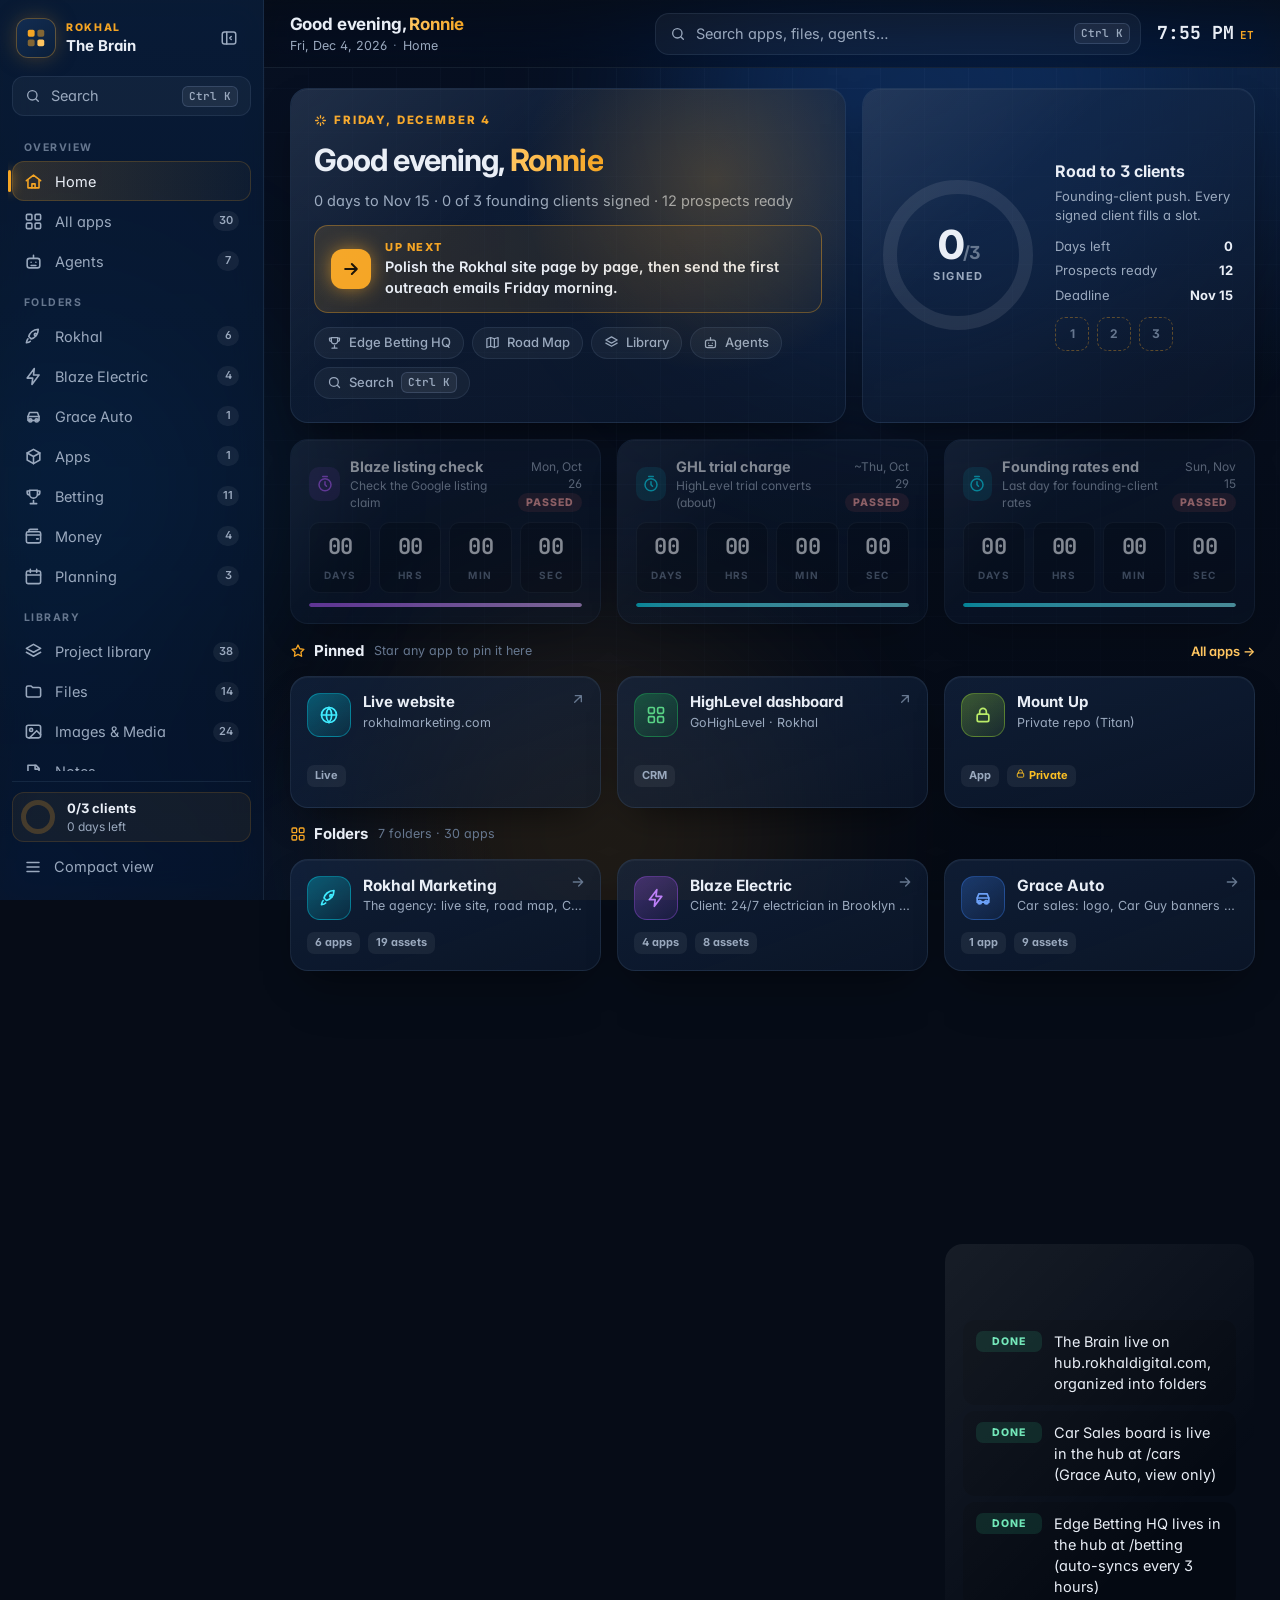
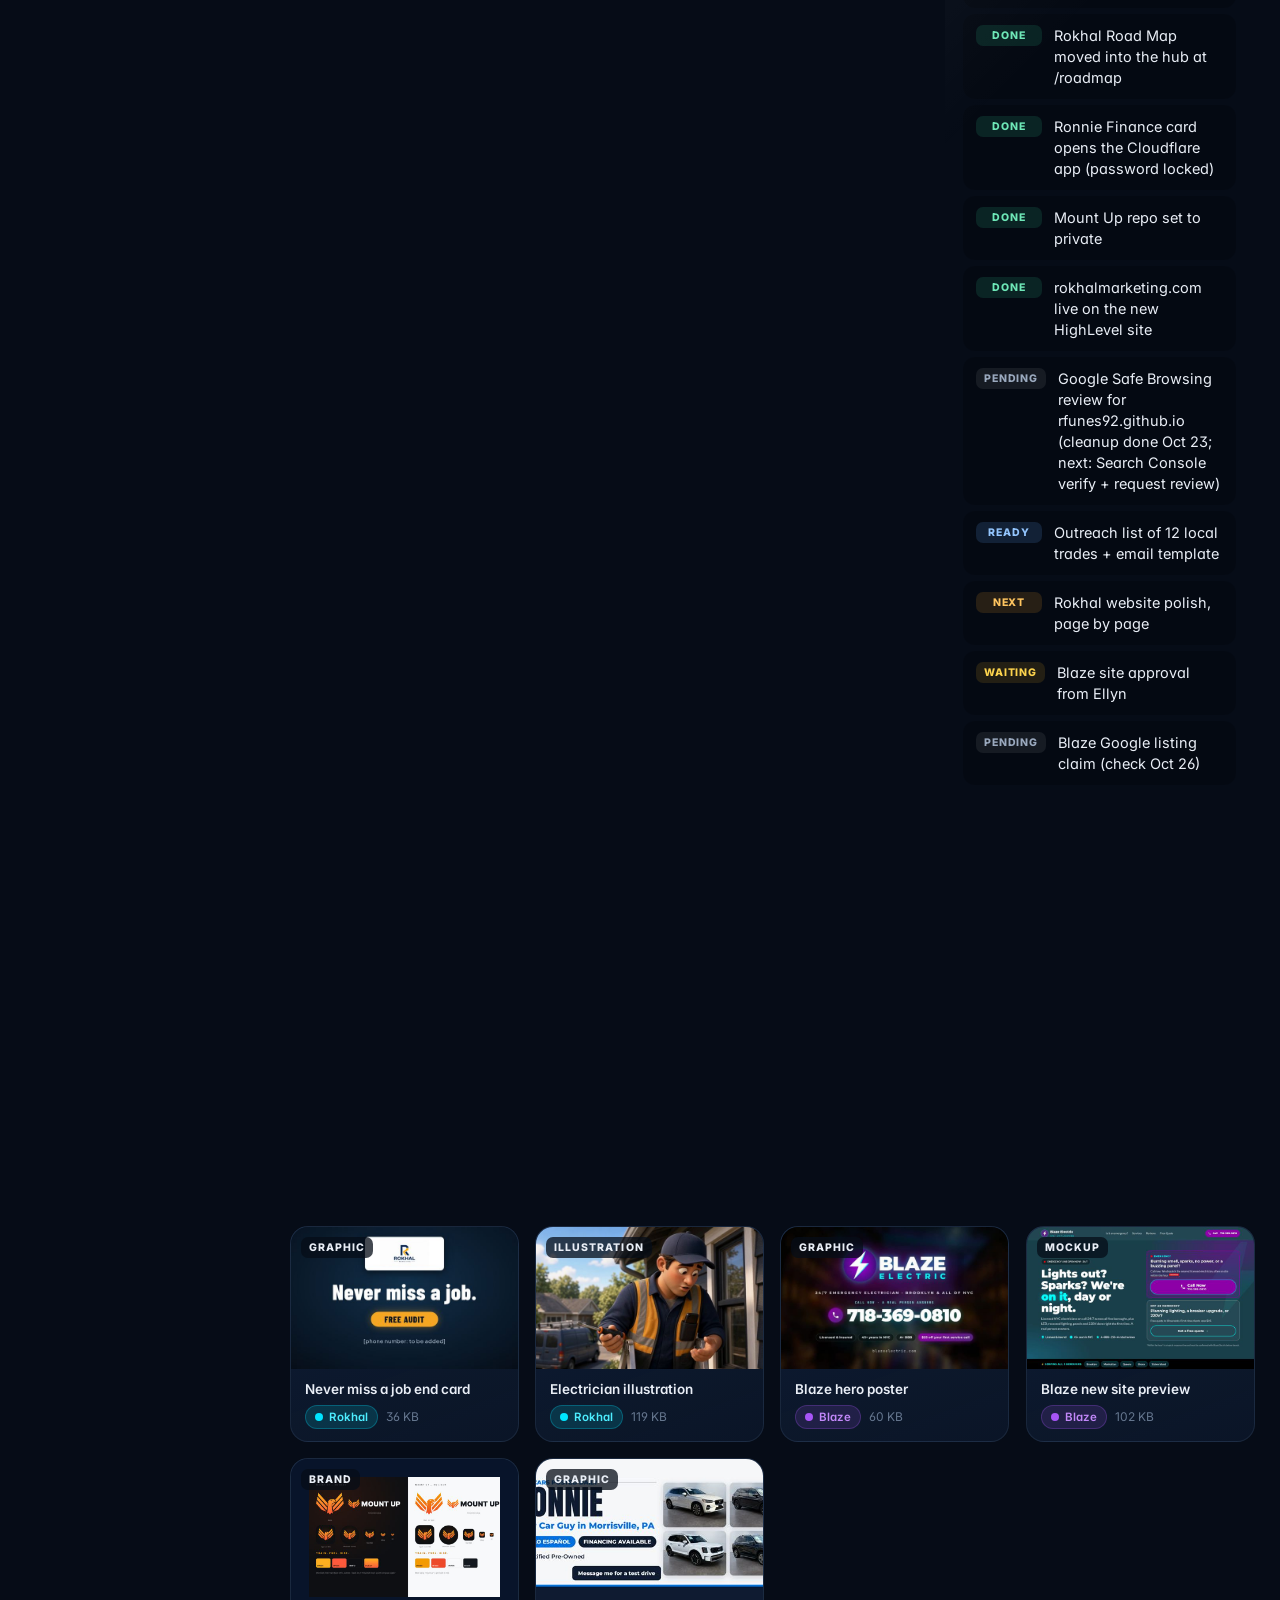
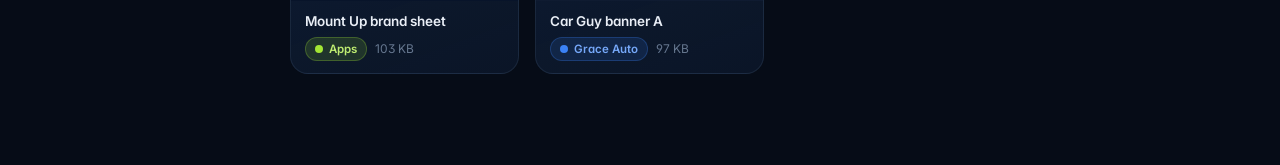
<file: index.html>
<!doctype html>
<html lang="en">
<head>
<meta charset="utf-8">
<meta name="robots" content="noindex,nofollow">
<meta name="viewport" content="width=device-width, initial-scale=1, viewport-fit=cover">
<title>The Brain · Ronnie</title>
<meta name="description" content="The Brain: Ronnie's home for every app, site, file and image for Rokhal Marketing and clients.">
<meta name="theme-color" content="#060c17">
<meta name="color-scheme" content="dark">
<meta name="apple-mobile-web-app-capable" content="yes">
<meta name="mobile-web-app-capable" content="yes">
<meta name="apple-mobile-web-app-status-bar-style" content="black-translucent">
<meta name="apple-mobile-web-app-title" content="The Brain">
<link rel="manifest" href="manifest.json">
<link rel="icon" type="image/svg+xml" href="icon.svg">
<link rel="apple-touch-icon" href="icon.svg">
<link rel="preconnect" href="https://fonts.googleapis.com">
<link rel="preconnect" href="https://fonts.gstatic.com" crossorigin>
<link href="https://fonts.googleapis.com/css2?family=Inter:wght@400;500;600;700;800&family=JetBrains+Mono:wght@500;700&display=swap" rel="stylesheet">
<link rel="stylesheet" href="styles.css?v=1792878230">
</head>
<body>
<a class="skip" href="#content">Skip to content</a>
<div class="bg" aria-hidden="true"><i class="orb o1"></i><i class="orb o2"></i><i class="orb o3"></i><i class="gridfx"></i></div>
<div class="app">
  <aside class="side" id="side" aria-label="Sidebar">
    <div class="brand">
      <div class="logo" aria-hidden="true"><svg width="22" height="22" viewBox="0 0 64 64"><rect x="8" y="8" width="20" height="20" rx="5" fill="#F5A524"/><rect x="36" y="8" width="20" height="20" rx="5" fill="#F5A524" opacity=".5"/><rect x="8" y="36" width="20" height="20" rx="5" fill="#F5A524" opacity=".5"/><rect x="36" y="36" width="20" height="20" rx="5" fill="#FFC560"/></svg></div>
      <div class="txt"><div class="bs">Rokhal</div><div class="bt">The Brain</div></div>
      <button class="iconbtn collapse" data-act="collapse" aria-label="Collapse sidebar" aria-expanded="true" title="Collapse sidebar ( [ )"><svg width="18" height="18" viewBox="0 0 24 24" fill="none" stroke="currentColor" stroke-width="2" stroke-linecap="round" stroke-linejoin="round"><rect x="3" y="4" width="18" height="16" rx="3"/><path d="M9 4v16"/><path class="chv" d="m15 10-2 2 2 2"/></svg></button>
    </div>
    <button class="kbtn" data-act="palette" title="Search everything"><svg width="16" height="16" viewBox="0 0 24 24" fill="none" stroke="currentColor" stroke-width="2" stroke-linecap="round"><circle cx="11" cy="11" r="7"/><path d="m20 20-3.5-3.5"/></svg><span class="lbl">Search</span><kbd id="kk1">Ctrl K</kbd></button>
    <nav class="nav" id="nav" aria-label="Views"></nav>
    <div class="side-foot">
      <div class="mini-ring" id="miniRing" title="Road to 3 clients"></div>
      <button data-act="density" aria-pressed="false" title="Toggle density"><svg width="18" height="18" viewBox="0 0 24 24" fill="none" stroke="currentColor" stroke-width="2" stroke-linecap="round"><path d="M4 6h16M4 12h16M4 18h16"/></svg><span class="lbl" id="densLbl">Compact view</span></button>
    </div>
  </aside>
  <div class="scrim" data-act="drawer-close" aria-hidden="true"></div>
  <div class="main">
    <header class="topbar">
      <button class="iconbtn menu" data-act="drawer" aria-label="Open menu"><svg width="20" height="20" viewBox="0 0 24 24" fill="none" stroke="currentColor" stroke-width="2" stroke-linecap="round"><path d="M4 7h16M4 12h16M4 17h10"/></svg></button>
      <div class="greet"><div class="g1" id="greet">Hello, Ronnie</div><div class="g2"><span id="date"></span><span class="sep">·</span><span id="crumb">Home</span></div></div>
      <button class="topsearch" data-act="palette" aria-label="Search apps, files and agents"><svg width="16" height="16" viewBox="0 0 24 24" fill="none" stroke="currentColor" stroke-width="2" stroke-linecap="round"><circle cx="11" cy="11" r="7"/><path d="m20 20-3.5-3.5"/></svg><span class="ph">Search apps, files, agents…</span><kbd id="kk2">Ctrl K</kbd></button>
      <div class="clock"><span class="t" id="time">--:--</span><span class="z">ET</span></div>
    </header>
    <main class="content" id="content" tabindex="-1"></main>
  </div>
</div>
<nav class="tabbar" id="tabbar" aria-label="Quick tabs"></nav>

<div class="lb" id="lb" role="dialog" aria-modal="true" aria-label="Image preview">
  <div class="lb-top"><div><div class="t" id="lbT"></div><div class="s" id="lbS"></div></div><span class="sp"></span>
    <a class="btn" id="lbOpen" target="_blank" rel="noopener">Open</a>
    <a class="btn primary" id="lbDl" download>Download</a>
    <button class="btn" data-act="lb-close" aria-label="Close">✕</button>
  </div>
  <div class="lb-stage" id="lbStage"><img id="lbImg" alt="" decoding="async"></div>
  <button class="lb-nav lb-prev" data-act="lb-prev" aria-label="Previous">‹</button>
  <button class="lb-nav lb-next" data-act="lb-next" aria-label="Next">›</button>
</div>

<div class="pal" id="pal" data-act="pal-bg">
  <div class="pal-box" role="dialog" aria-modal="true" aria-label="Command palette">
    <div class="pal-in"><svg width="18" height="18" viewBox="0 0 24 24" fill="none" stroke="currentColor" stroke-width="2" stroke-linecap="round"><circle cx="11" cy="11" r="7"/><path d="m20 20-3.5-3.5"/></svg><input id="palQ" placeholder="Jump to an app, file, agent or view…" autocomplete="off" spellcheck="false" aria-label="Search" role="combobox" aria-expanded="true" aria-controls="palList"><kbd>Esc</kbd></div>
    <div class="pal-scopes" id="palScopes"></div>
    <div class="pal-list" id="palList" role="listbox"></div>
    <div class="pal-foot"><span><kbd>↑</kbd><kbd>↓</kbd> move</span><span><kbd>↵</kbd> open</span><span><kbd>Tab</kbd> scope</span><span class="sp"></span><span id="palCount"></span></div>
  </div>
</div>
<div class="toast" id="toast" role="status" aria-live="polite"></div>

<script src="data.js?v=1792878230"></script>
<script src="app.js?v=1792878230"></script>
</body>
</html>
</file>
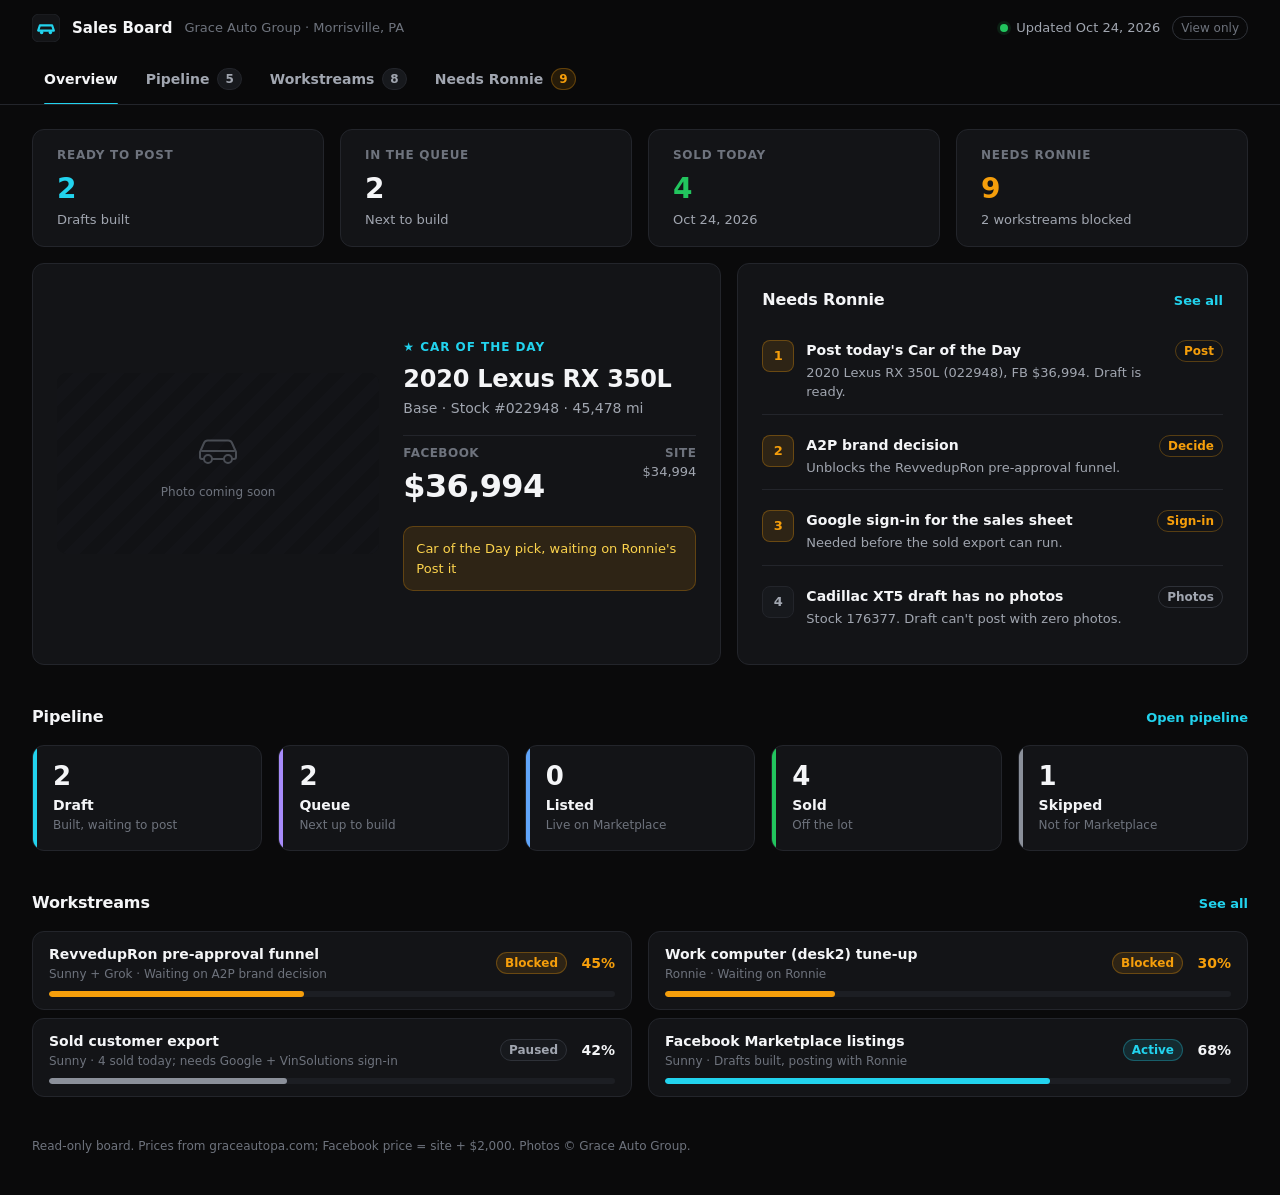
<file: cars/index.html>
<!doctype html>
<html lang="en">
<head>
<meta charset="utf-8">
<meta name="viewport" content="width=device-width, initial-scale=1, viewport-fit=cover">
<meta name="robots" content="noindex,nofollow">
<meta name="referrer" content="no-referrer">
<meta name="theme-color" content="#0A0A0B">
<title>Sales Board · Grace Auto Group</title>
<link rel="icon" href="data:image/svg+xml,%3Csvg xmlns='http://www.w3.org/2000/svg' viewBox='0 0 32 32'%3E%3Crect width='32' height='32' rx='8' fill='%23131417'/%3E%3Cpath d='M7 19h18l-2-6H9z' fill='none' stroke='%2322D3EE' stroke-width='2.4' stroke-linejoin='round'/%3E%3Ccircle cx='11' cy='21' r='2' fill='%2322D3EE'/%3E%3Ccircle cx='21' cy='21' r='2' fill='%2322D3EE'/%3E%3C/svg%3E">
<link rel="stylesheet" href="styles.css">
<script src="app.js" defer></script>
</head>
<body>
<a class="skip" href="#main">Skip to content</a>
<header class="hdr">
  <div class="hdr-in">
    <div class="brand">
      <svg class="mark" viewBox="0 0 32 32" aria-hidden="true"><rect width="32" height="32" rx="8" fill="#131417" stroke="#23252B"/><path d="M7 19h18l-2-6H9z" fill="none" stroke="#22D3EE" stroke-width="2.4" stroke-linejoin="round"/><circle cx="11" cy="21" r="2" fill="#22D3EE"/><circle cx="21" cy="21" r="2" fill="#22D3EE"/></svg>
      <span class="brand-name">Sales Board</span>
      <span class="brand-sub">Grace Auto Group · Morrisville, PA</span>
    </div>
    <div class="stamp"><span class="dot" aria-hidden="true"></span><span>Updated <time id="updated">—</time></span><span class="ro">View only</span></div>
  </div>
  <nav class="tabs" aria-label="Sections">
    <div class="tabs-in" role="tablist">
      <a role="tab" href="#overview" data-tab="overview">Overview</a>
      <a role="tab" href="#pipeline" data-tab="pipeline">Pipeline <span class="cnt" id="cnt-pipeline"></span></a>
      <a role="tab" href="#workstreams" data-tab="workstreams">Workstreams <span class="cnt" id="cnt-work"></span></a>
      <a role="tab" href="#needs" data-tab="needs">Needs Ronnie <span class="cnt amber" id="cnt-needs"></span></a>
    </div>
  </nav>
</header>

<main id="main" class="wrap">
  <section id="view-overview" class="view" data-view="overview" aria-labelledby="h-ov">
    <h1 class="sr" id="h-ov">Overview</h1>
    <div class="kpis" id="kpis"></div>
    <div class="ov-grid">
      <div class="panel cotd" id="cotd"></div>
      <div class="panel">
        <div class="panel-h"><h2>Needs Ronnie</h2><a class="more" href="#needs">See all</a></div>
        <ol class="needs compact" id="ov-needs"></ol>
      </div>
    </div>
    <div class="sec-h"><h2>Pipeline</h2><a class="more" href="#pipeline">Open pipeline</a></div>
    <div class="stages" id="ov-stages"></div>
    <div class="sec-h"><h2>Workstreams</h2><a class="more" href="#workstreams">See all</a></div>
    <div class="ws" id="ov-ws"></div>
  </section>

  <section id="view-pipeline" class="view" data-view="pipeline" hidden aria-labelledby="h-pl">
    <div class="sec-h first"><h1 id="h-pl">Pipeline</h1><span class="rule" id="rule"></span></div>
    <div class="stages" id="pl-stages" role="group" aria-label="Filter by stage"></div>
    <div class="grid" id="grid" aria-live="polite"></div>
  </section>

  <section id="view-workstreams" class="view" data-view="workstreams" hidden aria-labelledby="h-ws">
    <div class="sec-h first"><h1 id="h-ws">Workstreams</h1><span class="rule" id="ws-sum"></span></div>
    <div class="ws" id="ws"></div>
  </section>

  <section id="view-needs" class="view" data-view="needs" hidden aria-labelledby="h-nd">
    <div class="sec-h first"><h1 id="h-nd">Needs Ronnie</h1><span class="rule">Things only Ronnie can unblock</span></div>
    <ol class="needs" id="needs"></ol>
  </section>

  <div class="err" id="err" hidden>Couldn't load the board data. Refresh to try again.</div>
</main>
<footer class="foot wrap">Read-only board. Prices from graceautopa.com; Facebook price = site + $2,000. Photos © Grace Auto Group.</footer>
</body>
</html>
</file>
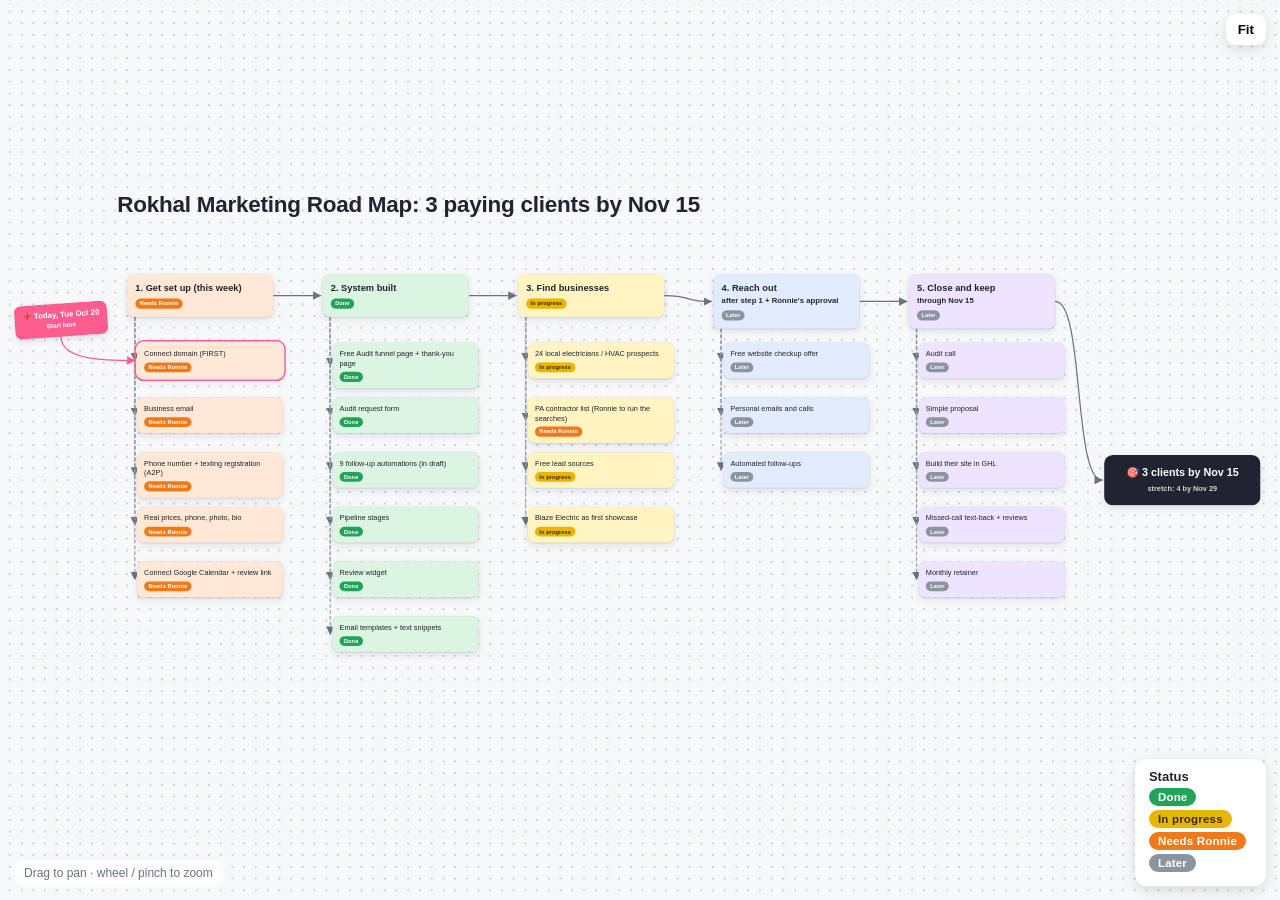
<file: roadmap/index.html>
<!DOCTYPE html><html lang="en"><head><meta charset="utf-8">
<meta name="robots" content="noindex,nofollow"><meta name="viewport" content="width=device-width,initial-scale=1,maximum-scale=1,user-scalable=no">
<title>Rokhal Marketing Road Map</title>
<style>
*{box-sizing:border-box}html,body{margin:0;height:100%;overflow:hidden;font-family:Inter,"Segoe UI",Roboto,Helvetica,Arial,sans-serif;color:#1f2430;background:#f7f8fa}
#vp{position:fixed;inset:0;touch-action:none;cursor:grab;background-color:#f7f8fa;background-image:radial-gradient(#c9ced8 1.2px,transparent 1.2px);background-size:24px 24px}
#vp.drag{cursor:grabbing}
#world{position:absolute;left:0;top:0;transform-origin:0 0;width:2300px;height:1300px}
svg{position:absolute;left:0;top:0;overflow:visible;pointer-events:none}
h1{position:absolute;left:40px;top:20px;margin:0;font-size:46px;font-weight:800;letter-spacing:-.5px;white-space:nowrap}
.card{position:absolute;width:300px;border-radius:14px;padding:12px 14px;box-shadow:0 2px 0 rgba(0,0,0,.06),0 6px 16px rgba(30,40,60,.10);font-size:15px;line-height:1.3;border:1px solid rgba(0,0,0,.06)}
.hdr{font-size:19px;font-weight:800;padding:16px}
.chip{display:inline-block;margin-top:8px;font-size:11.5px;font-weight:700;padding:3px 9px;border-radius:99px;color:#fff;letter-spacing:.2px}
.done{background:#22a35a}.prog{background:#e8b500;color:#3a2e00}.ron{background:#f07a1a}.later{background:#8d94a1}
.c1{background:#ffe9d6}.c2{background:#dcf5e3}.c3{background:#fff4c2}.c4{background:#e3ecff}.c5{background:#efe4ff}
.goal{background:#1f2430;color:#fff;width:320px;font-size:22px;font-weight:800;padding:22px;text-align:center;border-radius:18px}
.today{background:#ff5d8f;color:#fff;width:190px;font-weight:800;transform:rotate(-4deg);font-size:16px;text-align:center}
.first{outline:3px solid #ff5d8f;outline-offset:2px}
#legend{position:fixed;right:14px;bottom:14px;background:#fff;border-radius:12px;padding:10px 14px;box-shadow:0 4px 14px rgba(0,0,0,.12);font-size:13px;z-index:5}
#legend div{margin:4px 0}#legend .chip{margin:0 6px 0 0}
#help{position:fixed;left:14px;bottom:14px;font-size:12px;color:#6b7280;background:#fffc;padding:6px 10px;border-radius:8px;z-index:5}
#fit{position:fixed;right:14px;top:14px;z-index:5;border:0;background:#fff;border-radius:10px;padding:8px 12px;font-weight:700;box-shadow:0 4px 14px rgba(0,0,0,.12);cursor:pointer}
</style></head><body>
<div id="vp"><div id="world"><svg id="lines" width="2300" height="1300"><defs><marker id="ah" viewBox="0 0 10 10" refX="9" refY="5" markerWidth="7" markerHeight="7" orient="auto"><path d="M0,0L10,5L0,10z" fill="#6b7280"/></marker><marker id="ahp" viewBox="0 0 10 10" refX="9" refY="5" markerWidth="7" markerHeight="7" orient="auto"><path d="M0,0L10,5L0,10z" fill="#ff5d8f"/></marker></defs></svg>
<h1>Rokhal Marketing Road Map: 3 paying clients by Nov 15</h1></div></div>
<div id="legend"><b>Status</b><div><span class="chip done">Done</span></div><div><span class="chip prog">In progress</span></div><div><span class="chip ron">Needs Ronnie</span></div><div><span class="chip later">Later</span></div></div>
<div id="help">Drag to pan · wheel / pinch to zoom</div><button id="fit">Fit</button>
<script>
const S={d:['done','Done'],p:['prog','In progress'],r:['ron','Needs Ronnie'],l:['later','Later']};
const cols=[
 ['c1','1. Get set up (this week)','r',[['Connect domain (FIRST)','r'],['Business email','r'],['Phone number + texting registration (A2P)','r'],['Real prices, phone, photo, bio','r'],['Connect Google Calendar + review link','r']]],
 ['c2','2. System built','d',[['Free Audit funnel page + thank-you page','d'],['Audit request form','d'],['9 follow-up automations (in draft)','d'],['Pipeline stages','d'],['Review widget','d'],['Email templates + text snippets','d']]],
 ['c3','3. Find businesses','p',[['24 local electricians / HVAC prospects','p'],['PA contractor list (Ronnie to run the searches)','r'],['Free lead sources','p'],['Blaze Electric as first showcase','p']]],
 ['c4','4. Reach out<br><small style="font-weight:600">after step 1 + Ronnie\'s approval</small>','l',[['Free website checkup offer','l'],['Personal emails and calls','l'],['Automated follow-ups','l']]],
 ['c5','5. Close and keep<br><small style="font-weight:600">through Nov 15</small>','l',[['Audit call','l'],['Simple proposal','l'],['Build their site in GHL','l'],['Missed-call text-back + reviews','l'],['Monthly retainer','l']]]];
const W=document.getElementById('world'),L=document.getElementById('lines');
function card(cls,html,st,x,y){const e=document.createElement('div');e.className='card '+cls;e.style.left=x+'px';e.style.top=y+'px';e.innerHTML=html+(st?'<br><span class="chip '+S[st][0]+'">'+S[st][1]+'</span>':'');W.appendChild(e);return e}
const heads=[],kids=[];
cols.forEach((c,i)=>{const x=60+i*400;const h=card(c[0]+' hdr',c[1],c[2],x,190);heads.push(h);const ks=[];
 c[3].forEach((k,j)=>{const e=card(c[0]+(i==0&&j==0?' first':''),k[0],k[1],x+20,330+j*112);ks.push(e)});kids.push(ks)});
const goal=card('goal','🎯 3 clients by Nov 15<br><span style="font-size:15px;font-weight:600;opacity:.8">stretch: 4 by Nov 29</span>','',2060,560);
const today=card('today','📌 Today, Tue Oct 20<br><span style="font-weight:600;font-size:13px">Start here</span>','',-170,250);
function box(e){return{x:e.offsetLeft,y:e.offsetTop,w:e.offsetWidth,h:e.offsetHeight}}
function path(d,col,m,dash){const p=document.createElementNS('http://www.w3.org/2000/svg','path');p.setAttribute('d',d);p.setAttribute('fill','none');p.setAttribute('stroke',col);p.setAttribute('stroke-width','2.5');p.setAttribute('stroke-linecap','round');if(dash)p.setAttribute('stroke-dasharray','6 6');p.setAttribute('marker-end','url(#'+m+')');L.appendChild(p)}
function lr(a,b,col='#6b7280',m='ah'){const A=box(a),B=box(b);const x1=A.x+A.w,y1=A.y+A.h/2,x2=B.x-4,y2=B.y+B.h/2,dx=Math.max(60,(x2-x1)/2);path(`M${x1},${y1} C${x1+dx},${y1} ${x2-dx},${y2} ${x2},${y2}`,col,m)}
function draw(){L.querySelectorAll('path:not(defs path)').forEach(p=>{if(!p.closest('defs'))p.remove()});
 heads.forEach((h,i)=>{if(i<4)lr(h,heads[i+1]);const H=box(h);kids[i].forEach(k=>{const K=box(k);const x=H.x+16,y1=H.y+H.h;path(`M${x},${y1} C${x},${K.y+K.h/2} ${x},${K.y+K.h/2} ${K.x-4},${K.y+K.h/2}`,'#9aa1ad','ah',true)})});
 lr(heads[4],goal);const T=box(today),K=box(kids[0][0]);path(`M${T.x+T.w/2},${T.y+T.h} C${T.x+T.w/2},${K.y+K.h/2} ${K.x-60},${K.y+K.h/2} ${K.x-4},${K.y+K.h/2}`,'#ff5d8f','ahp')}
draw();
// pan/zoom
const vp=document.getElementById('vp');let s=1,tx=0,ty=0;const P=new Map();let last=null;
function ap(){W.style.transform=`translate(${tx}px,${ty}px) scale(${s})`;vp.style.backgroundPosition=`${tx}px ${ty}px`;vp.style.backgroundSize=`${24*s}px ${24*s}px`}
function zoomAt(f,cx,cy){const ns=Math.min(3,Math.max(.15,s*f));f=ns/s;tx=cx-(cx-tx)*f;ty=cy-(cy-ty)*f;s=ns;ap()}
function fit(){const bx=-200,by=0,bw=2620,bh=1100;s=Math.min(innerWidth/bw,innerHeight/bh);tx=(innerWidth-bw*s)/2-bx*s;ty=(innerHeight-bh*s)/2-by*s;ap()}
vp.addEventListener('wheel',e=>{e.preventDefault();zoomAt(Math.exp(-e.deltaY*.0015),e.clientX,e.clientY)},{passive:false});
vp.addEventListener('pointerdown',e=>{vp.setPointerCapture(e.pointerId);P.set(e.pointerId,{x:e.clientX,y:e.clientY});vp.classList.add('drag');last=null});
vp.addEventListener('pointermove',e=>{if(!P.has(e.pointerId))return;const o=P.get(e.pointerId);if(P.size==1){tx+=e.clientX-o.x;ty+=e.clientY-o.y;ap()}P.set(e.pointerId,{x:e.clientX,y:e.clientY});
 if(P.size==2){const [a,b]=[...P.values()];const d=Math.hypot(a.x-b.x,a.y-b.y),cx=(a.x+b.x)/2,cy=(a.y+b.y)/2;if(last){tx+=cx-last.cx;ty+=cy-last.cy;zoomAt(d/last.d,cx,cy)}last={d,cx,cy}}});
function up(e){P.delete(e.pointerId);last=null;if(!P.size)vp.classList.remove('drag')}
vp.addEventListener('pointerup',up);vp.addEventListener('pointercancel',up);
document.getElementById('fit').onclick=fit;addEventListener('resize',fit);fit();
</script></body></html>
</file>
<file: styles.css>
/* Ronnie's Command Center v3 · dark glass, Rokhal navy + amber */
:root{
  --bg:#060c17;--navy:#0B1F3A;--navy2:#122C51;--navy3:#1b3a66;
  --amber:#F5A524;--amberl:#FFC560;--amber-soft:rgba(245,165,36,.14);--amber-line:rgba(245,165,36,.35);
  --glass:rgba(16,32,58,.46);--glass2:rgba(22,42,74,.58);--glass-hi:rgba(255,255,255,.05);
  --line:rgba(160,190,235,.10);--line2:rgba(160,190,235,.18);
  --text:#e9eef6;--muted:#9aa9be;--dim:#66778f;
  --ok:#34d399;--warn:#fbbf24;--bad:#f87171;--info:#60a5fa;
  --r:18px;--r2:12px;--side:264px;--sidec:76px;--top:68px;
  --blur:saturate(160%) blur(18px);
  --shadow:0 1px 0 rgba(255,255,255,.04) inset,0 18px 40px -18px rgba(0,0,0,.65);
  --ease:cubic-bezier(.22,.8,.24,1);--spring:cubic-bezier(.34,1.56,.64,1);
  --pad:18px;--gap:16px;--tile:240px;
}
body.compact{--pad:12px;--gap:11px;--tile:210px}
*{box-sizing:border-box}
html{-webkit-text-size-adjust:100%;scroll-behavior:smooth;background:var(--bg)}
body{margin:0;color:var(--text);font-family:Inter,system-ui,-apple-system,"Segoe UI",Roboto,sans-serif;font-size:14.5px;line-height:1.45;-webkit-font-smoothing:antialiased;font-feature-settings:"cv11","ss01";min-height:100vh;overflow-x:hidden}
a{color:inherit;text-decoration:none}
button{font:inherit;color:inherit;background:none;border:0;cursor:pointer;padding:0}
svg{flex:none}
kbd{font:600 11px/1 "JetBrains Mono",ui-monospace,monospace;padding:4px 6px;border-radius:6px;background:rgba(255,255,255,.06);border:1px solid var(--line2);color:var(--muted)}
::selection{background:rgba(245,165,36,.35)}
:focus-visible{outline:2px solid var(--amber);outline-offset:2px;border-radius:8px}
.skip{position:absolute;left:-999px;top:8px;z-index:99;background:var(--amber);color:#111;padding:8px 12px;border-radius:8px}.skip:focus{left:8px}

/* ---------- ambient background ---------- */
.bg{position:fixed;inset:0;z-index:-1;overflow:hidden;background:radial-gradient(1400px 800px at 110% -10%,#0f2a52 0%,transparent 60%),radial-gradient(1100px 700px at -10% 110%,#0c2142 0%,transparent 60%),linear-gradient(180deg,#071022,#050a14)}
.orb{position:absolute;border-radius:50%;filter:blur(90px);opacity:.5;animation:float 26s var(--ease) infinite alternate}
.o1{width:520px;height:520px;background:#123b78;top:-160px;right:8%}
.o2{width:420px;height:420px;background:rgba(245,165,36,.22);bottom:-140px;left:30%;animation-duration:32s}
.o3{width:360px;height:360px;background:#0e3a5e;top:35%;left:-120px;animation-duration:38s}
.gridfx{position:absolute;inset:0;background-image:linear-gradient(rgba(160,190,235,.035) 1px,transparent 1px),linear-gradient(90deg,rgba(160,190,235,.035) 1px,transparent 1px);background-size:44px 44px;mask-image:radial-gradient(ellipse at 60% 20%,#000 20%,transparent 75%)}
@keyframes float{to{transform:translate3d(60px,40px,0) scale(1.08)}}

/* ---------- shell ---------- */
.app{display:grid;grid-template-columns:var(--side) minmax(0,1fr);min-height:100vh;transition:grid-template-columns .35s var(--ease)}
body.collapsed .app{grid-template-columns:var(--sidec) minmax(0,1fr)}
.side{position:sticky;top:0;height:100vh;display:flex;flex-direction:column;gap:10px;padding:14px 12px;background:linear-gradient(180deg,rgba(11,31,58,.72),rgba(8,20,40,.62));backdrop-filter:var(--blur);-webkit-backdrop-filter:var(--blur);border-right:1px solid var(--line);z-index:30;overflow:hidden}
.brand{display:flex;align-items:center;gap:10px;padding:4px 4px 8px;min-height:48px}
.logo{width:40px;height:40px;border-radius:12px;display:grid;place-items:center;background:linear-gradient(145deg,var(--navy2),var(--navy));border:1px solid var(--amber-line);box-shadow:0 0 24px -6px rgba(245,165,36,.5);flex:none}
.brand .txt{min-width:0;flex:1;white-space:nowrap}
.bs{font-size:10.5px;font-weight:800;letter-spacing:.16em;text-transform:uppercase;color:var(--amber)}
.bt{font-weight:700;font-size:15px}
.iconbtn{width:36px;height:36px;border-radius:10px;display:grid;place-items:center;color:var(--muted);transition:.2s var(--ease);flex:none}
.iconbtn:hover{background:var(--glass-hi);color:var(--text)}
.collapse .chv{transition:transform .3s var(--ease);transform-origin:14px 12px}
body.collapsed .collapse .chv{transform:scaleX(-1)}
.kbtn{display:flex;align-items:center;gap:10px;height:40px;padding:0 12px;border-radius:12px;background:rgba(255,255,255,.04);border:1px solid var(--line);color:var(--muted);white-space:nowrap;transition:.2s}
.kbtn:hover{border-color:var(--amber-line);color:var(--text)}
.kbtn .lbl{flex:1;text-align:left}
.nav{flex:1;overflow-y:auto;overflow-x:hidden;margin:0 -4px;padding:0 4px;scrollbar-width:thin}
.navlabel{font-size:10.5px;font-weight:700;letter-spacing:.14em;text-transform:uppercase;color:var(--dim);padding:14px 12px 6px;white-space:nowrap;transition:opacity .2s}
.nav a{position:relative;display:flex;align-items:center;gap:12px;height:40px;padding:0 12px;border-radius:12px;color:var(--muted);white-space:nowrap;transition:background .2s,color .2s}
.nav a:hover{background:rgba(255,255,255,.045);color:var(--text)}
.nav a.on{color:var(--text);background:linear-gradient(90deg,rgba(245,165,36,.16),rgba(245,165,36,.03));box-shadow:inset 0 0 0 1px rgba(245,165,36,.18)}
.nav a.on::before{content:"";position:absolute;left:-4px;top:9px;bottom:9px;width:3px;border-radius:3px;background:var(--amber);box-shadow:0 0 12px var(--amber)}
.nav a.on svg{color:var(--amber)}
.nav .lbl{flex:1;overflow:hidden;text-overflow:ellipsis}
.badge{font-size:11px;font-weight:600;min-width:22px;height:20px;padding:0 6px;border-radius:10px;display:grid;place-items:center;background:rgba(255,255,255,.06);color:var(--muted)}
.nav a.on .badge{background:var(--amber-soft);color:var(--amberl)}
.side-foot{display:flex;flex-direction:column;gap:6px;border-top:1px solid var(--line);padding-top:10px}
.side-foot button{display:flex;align-items:center;gap:12px;height:38px;padding:0 12px;border-radius:10px;color:var(--muted);white-space:nowrap}
.side-foot button:hover{background:var(--glass-hi);color:var(--text)}
.mini-ring{display:flex;align-items:center;gap:12px;padding:6px 8px;border-radius:12px;background:rgba(245,165,36,.06);border:1px solid rgba(245,165,36,.14);white-space:nowrap;cursor:pointer}
.mini-ring .mt{font-size:12px;color:var(--muted)}.mini-ring b{color:var(--text);font-size:13px;display:block}
body.collapsed .side .txt,body.collapsed .side .lbl,body.collapsed .side kbd,body.collapsed .nav .badge,body.collapsed .navlabel,body.collapsed .mini-ring .mt{opacity:0;pointer-events:none;width:0;overflow:hidden}
body.collapsed .navlabel{height:10px;padding:0}
body.collapsed .brand{flex-direction:column;gap:8px}
body.collapsed .kbtn,body.collapsed .nav a,body.collapsed .side-foot button{justify-content:center;padding:0}
body.collapsed .mini-ring{justify-content:center;padding:6px 0}
body.collapsed .nav a .lbl,body.collapsed .kbtn .lbl{display:none}
body.collapsed .nav a{width:44px;margin:2px auto}
body.collapsed .nav a:hover::after{content:attr(data-label);position:fixed;left:calc(var(--sidec) + 6px);padding:6px 10px;border-radius:8px;background:var(--navy2);border:1px solid var(--line2);color:var(--text);font-size:12.5px;box-shadow:var(--shadow);z-index:60;pointer-events:none}

.main{min-width:0;display:flex;flex-direction:column}
.topbar{position:sticky;top:0;z-index:20;height:var(--top);display:flex;align-items:center;gap:16px;padding:0 clamp(16px,2vw,36px);background:linear-gradient(180deg,rgba(6,12,23,.82),rgba(6,12,23,.55));backdrop-filter:var(--blur);-webkit-backdrop-filter:var(--blur);border-bottom:1px solid var(--line)}
.topbar .menu{display:none}
.greet{min-width:0;flex:1}
.g1{font-weight:700;font-size:17px;letter-spacing:-.01em;white-space:nowrap;overflow:hidden;text-overflow:ellipsis}
.g1 em{font-style:normal;background:linear-gradient(90deg,var(--amberl),var(--amber));-webkit-background-clip:text;background-clip:text;color:transparent}
.g2{font-size:12.5px;color:var(--muted);display:flex;gap:6px;white-space:nowrap}
.g2 .sep{color:var(--dim)}
.topsearch{display:flex;align-items:center;gap:10px;height:42px;width:min(520px,38vw);padding:0 10px 0 14px;border-radius:14px;background:rgba(255,255,255,.045);border:1px solid var(--line);color:var(--muted);transition:.25s var(--ease)}
.topsearch:hover{border-color:var(--amber-line);background:rgba(255,255,255,.07);box-shadow:0 0 0 4px rgba(245,165,36,.06)}
.topsearch .ph{flex:1;text-align:left;white-space:nowrap;overflow:hidden;text-overflow:ellipsis}
.clock{display:flex;align-items:baseline;gap:6px;font-family:"JetBrains Mono",ui-monospace,monospace}
.clock .t{font-size:18px;font-weight:700}.clock .z{font-size:11px;color:var(--amber);font-weight:700}

/* full width, no gutters */
.content{flex:1;width:100%;padding:clamp(16px,1.6vw,30px) clamp(16px,2vw,36px) 90px;outline:none}
.view{animation:viewIn .45s var(--ease) both}
@keyframes viewIn{from{opacity:0;transform:translateY(10px) scale(.995);filter:blur(4px)}to{opacity:1;transform:none;filter:none}}
::view-transition-old(root),::view-transition-new(root){animation-duration:.28s}

/* ---------- primitives ---------- */
.glass{position:relative;background:linear-gradient(160deg,var(--glass2),var(--glass));backdrop-filter:var(--blur);-webkit-backdrop-filter:var(--blur);border:1px solid var(--line);border-radius:var(--r);box-shadow:var(--shadow)}
.glass::after{content:"";position:absolute;inset:0;border-radius:inherit;pointer-events:none;background:linear-gradient(135deg,rgba(255,255,255,.07),transparent 35%)}
.panel{padding:var(--pad)}
.ph-row{display:flex;align-items:center;gap:10px;margin-bottom:14px}
.ph-row h2{margin:0;font-size:15px;font-weight:700;display:flex;align-items:center;gap:8px}
.ph-row .sub{color:var(--dim);font-size:12.5px}
.ph-row .right{margin-left:auto}
.linkbtn{color:var(--amberl);font-weight:600;font-size:13px;white-space:nowrap}.linkbtn:hover{text-decoration:underline}
.chip{display:inline-flex;align-items:center;gap:7px;height:32px;padding:0 12px;border-radius:999px;background:rgba(255,255,255,.045);border:1px solid var(--line);color:var(--muted);font-size:13px;font-weight:500;white-space:nowrap;transition:.2s}
.chip:hover{color:var(--text);border-color:var(--line2)}
.chip.on{background:var(--amber-soft);border-color:var(--amber-line);color:var(--amberl)}
.chip .n{font-size:11px;color:var(--dim)}.chip.on .n{color:var(--amber)}
.chips{display:flex;gap:8px;flex-wrap:wrap}
.dot{width:8px;height:8px;border-radius:50%;flex:none}
.ptag{display:inline-flex;align-items:center;gap:6px;font-size:11.5px;font-weight:600;padding:3px 9px;border-radius:999px;background:color-mix(in srgb,var(--c) 14%,transparent);color:color-mix(in srgb,var(--c) 70%,#fff);border:1px solid color-mix(in srgb,var(--c) 26%,transparent);white-space:nowrap}
.eyebrow{display:inline-flex;align-items:center;gap:7px;font-size:11.5px;font-weight:800;letter-spacing:.16em;text-transform:uppercase;color:var(--amber)}
.hero{display:flex;align-items:flex-end;gap:20px;flex-wrap:wrap;margin:4px 0 22px}
.hero h1{margin:6px 0 4px;font-size:clamp(26px,2.3vw,38px);letter-spacing:-.025em;line-height:1.1}
.hero p{margin:0;color:var(--muted);max-width:780px}
.hero .chips{margin-left:auto}
.empty{color:var(--muted);padding:40px;text-align:center}
.stagger>*{animation:rise .55s var(--ease) both;animation-delay:calc(var(--i,0) * 40ms)}
@keyframes rise{from{opacity:0;transform:translateY(14px) scale(.98)}to{opacity:1;transform:none}}

/* ---------- home grid ---------- */
.dash{display:grid;gap:var(--gap);grid-template-columns:repeat(12,minmax(0,1fr))}
.span-12{grid-column:span 12}.span-8{grid-column:span 8}.span-6{grid-column:span 6}.span-4{grid-column:span 4}.span-3{grid-column:span 3}.span-9{grid-column:span 9}
.welcome{grid-column:span 8;padding:clamp(18px,1.8vw,28px);overflow:hidden;display:flex;flex-direction:column;gap:14px}
.welcome::before{content:"";position:absolute;right:-80px;top:-120px;width:420px;height:420px;border-radius:50%;background:radial-gradient(circle,rgba(245,165,36,.22),transparent 65%);pointer-events:none}
.welcome h1{margin:0;font-size:clamp(26px,2.4vw,42px);letter-spacing:-.03em;line-height:1.08}
.welcome h1 em{font-style:normal;background:linear-gradient(90deg,var(--amberl),var(--amber));-webkit-background-clip:text;background-clip:text;color:transparent}
.welcome .lead{color:var(--muted);margin:0}
.upnext{display:flex;gap:14px;align-items:center;padding:14px 16px;border-radius:14px;background:linear-gradient(90deg,rgba(245,165,36,.14),rgba(245,165,36,.03));border:1px solid var(--amber-line)}
.upnext .ui{width:40px;height:40px;border-radius:12px;display:grid;place-items:center;background:var(--amber);color:#1a1205;flex:none;box-shadow:0 0 22px -4px var(--amber)}
.upnext .uk{font-size:11px;font-weight:800;letter-spacing:.14em;color:var(--amber);text-transform:uppercase}
.upnext .ut{font-weight:600}
.quick{display:flex;gap:8px;flex-wrap:wrap;margin-top:auto}
.ring-card{grid-column:span 4;display:flex;align-items:center;gap:22px;padding:clamp(18px,1.6vw,26px)}
.ring{position:relative;width:150px;height:150px;flex:none}
.ring svg{transform:rotate(-90deg)}
.trk{stroke:rgba(255,255,255,.09)}.mini-ring .trk{stroke:rgba(245,165,36,.22)}.mini-ring svg{transform:rotate(-90deg)}.arc{transition:stroke-dashoffset 1.4s var(--ease)}
.ring .arc{stroke:url(#rg);stroke-linecap:round;transition:stroke-dashoffset 1.4s var(--ease)}
.ring .rc{position:absolute;inset:0;display:grid;place-items:center;text-align:center}
.ring .rn{font-size:40px;font-weight:800;letter-spacing:-.04em;line-height:1}
.ring .rn small{font-size:18px;color:var(--dim);font-weight:700}
.ring .rl{font-size:11px;font-weight:700;letter-spacing:.14em;text-transform:uppercase;color:var(--muted);margin-top:4px}
.ring-meta h3{margin:0 0 4px;font-size:16px}.ring-meta p{margin:0 0 12px;color:var(--muted);font-size:13px}
.kv{display:grid;grid-template-columns:auto auto;gap:6px 16px;font-size:13px}.kv span{color:var(--muted)}.kv b{text-align:right}
.slots{display:flex;gap:8px;margin-top:12px}
.slot{width:34px;height:34px;border-radius:10px;border:1.5px dashed var(--amber-line);display:grid;place-items:center;color:var(--dim);font-size:12px;font-weight:700}
.slot.on{border-style:solid;background:var(--amber);color:#1a1205}

.deadlines{grid-column:span 12;display:grid;grid-template-columns:repeat(auto-fit,minmax(260px,1fr));gap:var(--gap)}
.dl{padding:16px 18px;display:flex;flex-direction:column;gap:10px;overflow:hidden;transition:transform .3s var(--spring),border-color .3s}
.dl:hover{transform:translateY(-3px);border-color:var(--line2)}
.dl .dh{display:flex;align-items:center;gap:10px}
.dl .di{width:34px;height:34px;border-radius:10px;display:grid;place-items:center;background:color-mix(in srgb,var(--c) 16%,transparent);color:var(--c)}
.dl .dt{font-weight:700}.dl .ds{font-size:12px;color:var(--muted)}
.dl .when{margin-left:auto;text-align:right;font-size:12px;color:var(--muted)}
.cd{display:flex;gap:8px;font-family:"JetBrains Mono",ui-monospace,monospace}
.cd div{flex:1;padding:8px 0;border-radius:10px;background:rgba(0,0,0,.25);border:1px solid var(--line);text-align:center}
.cd b{display:block;font-size:22px;font-weight:700;letter-spacing:-.02em;font-variant-numeric:tabular-nums}
.cd span{font-size:10px;letter-spacing:.14em;text-transform:uppercase;color:var(--dim);font-family:Inter,sans-serif;font-weight:700}
.bar{height:4px;border-radius:4px;background:rgba(255,255,255,.06);overflow:hidden}
.bar i{display:block;height:100%;border-radius:inherit;background:linear-gradient(90deg,var(--c),color-mix(in srgb,var(--c) 50%,#fff));transition:width 1s var(--ease)}
.dl.urgent{border-color:rgba(248,113,113,.4)}.dl.urgent .cd b{color:#fca5a5}
.dl.soon .cd b{color:var(--amberl)}
.dl.past{opacity:.55}
.pill{font-size:10.5px;font-weight:800;letter-spacing:.1em;text-transform:uppercase;padding:3px 8px;border-radius:999px;background:var(--amber-soft);color:var(--amberl)}
.pill.r{background:rgba(248,113,113,.15);color:#fca5a5}

/* tiles */
.tiles{display:grid;gap:var(--gap);grid-template-columns:repeat(auto-fill,minmax(var(--tile),1fr))}
.tile{position:relative;display:flex;flex-direction:column;gap:12px;padding:16px;min-height:132px;border-radius:var(--r);background:linear-gradient(160deg,var(--glass2),var(--glass));border:1px solid var(--line);backdrop-filter:var(--blur);-webkit-backdrop-filter:var(--blur);box-shadow:var(--shadow);overflow:hidden;cursor:pointer;transform:perspective(800px) rotateX(var(--rx,0)) rotateY(var(--ry,0)) translateZ(0);transition:transform .35s var(--ease),border-color .3s,box-shadow .3s;isolation:isolate}
.tile::before{content:"";position:absolute;inset:-1px;z-index:-1;border-radius:inherit;background:radial-gradient(420px circle at var(--mx,50%) var(--my,0%),color-mix(in srgb,var(--c,#F5A524) 22%,transparent),transparent 45%);opacity:0;transition:opacity .3s}
.tile:hover{border-color:color-mix(in srgb,var(--c,#F5A524) 45%,transparent);box-shadow:0 24px 50px -24px color-mix(in srgb,var(--c,#F5A524) 50%,transparent),var(--shadow)}
.tile:hover::before{opacity:1}
.tile:active{transform:scale(.985)}
.tile .th{display:flex;align-items:flex-start;gap:12px}
.ti{width:44px;height:44px;border-radius:13px;display:grid;place-items:center;flex:none;background:linear-gradient(145deg,color-mix(in srgb,var(--c) 30%,transparent),color-mix(in srgb,var(--c) 8%,transparent));color:color-mix(in srgb,var(--c) 75%,#fff);border:1px solid color-mix(in srgb,var(--c) 35%,transparent);transition:transform .4s var(--spring)}
.tile:hover .ti{transform:scale(1.08) rotate(-4deg)}
.tile .tt{font-weight:700;font-size:15px;line-height:1.25}
.tile .tsub{font-size:12.5px;color:var(--muted);margin-top:2px;overflow:hidden;text-overflow:ellipsis;white-space:nowrap}
.tile .tf{margin-top:auto;display:flex;align-items:center;gap:8px}
.tag{font-size:11px;font-weight:700;padding:3px 8px;border-radius:7px;background:rgba(255,255,255,.06);color:var(--muted)}
.tile .acts{margin-left:auto;display:flex;gap:2px;opacity:.0;transform:translateY(4px);transition:.25s var(--ease)}
.tile:hover .acts,.tile:focus-within .acts{opacity:1;transform:none}
.tile .acts button{width:30px;height:30px;border-radius:8px;display:grid;place-items:center;color:var(--muted)}
.tile .acts button:hover{background:rgba(255,255,255,.08);color:var(--text)}
.tile .fav.on{color:var(--amber);opacity:1}
.tile .acts .fav.on{color:var(--amber)}
.tile.priv{cursor:default;opacity:.8}
.tile .open{position:absolute;top:14px;right:14px;color:var(--dim);transition:.3s var(--ease)}
.tile:hover .open{color:var(--text);transform:translate(2px,-2px)}
.ftile{min-height:104px}
.ftile .tt{font-size:15.5px}

/* agents */
.agents{display:grid;gap:var(--gap);grid-template-columns:repeat(auto-fill,minmax(290px,1fr))}
.agent{padding:16px;display:flex;flex-direction:column;gap:12px;transition:transform .3s var(--spring),border-color .3s}
.agent:hover{transform:translateY(-3px);border-color:color-mix(in srgb,var(--c) 40%,transparent)}
.agent .ah{display:flex;align-items:center;gap:12px}
.av{position:relative;width:46px;height:46px;border-radius:14px;display:grid;place-items:center;font-weight:800;font-size:15px;letter-spacing:.02em;background:linear-gradient(145deg,color-mix(in srgb,var(--c) 40%,#0B1F3A),#0B1F3A);border:1px solid color-mix(in srgb,var(--c) 45%,transparent);color:#fff;flex:none}
.av .sd{position:absolute;right:-3px;bottom:-3px;width:13px;height:13px;border-radius:50%;border:2.5px solid #0b1a30;background:var(--dim)}
.st-active .sd{background:var(--ok);box-shadow:0 0 0 0 rgba(52,211,153,.6);animation:pulse 2.2s infinite}
.st-watching .sd{background:var(--amber)}
@keyframes pulse{70%{box-shadow:0 0 0 8px rgba(52,211,153,0)}100%{box-shadow:0 0 0 0 rgba(52,211,153,0)}}
.agent h3{margin:0;font-size:15px}.agent .ar{font-size:12.5px;color:var(--muted)}
.agent .st{margin-left:auto;font-size:10.5px;font-weight:800;letter-spacing:.1em;text-transform:uppercase;padding:3px 8px;border-radius:999px;background:rgba(255,255,255,.06);color:var(--muted)}
.st-active .st{background:rgba(52,211,153,.14);color:#6ee7b7}
.st-watching .st{background:var(--amber-soft);color:var(--amberl)}
.agent .now{font-size:13px;padding:10px 12px;border-radius:12px;background:rgba(0,0,0,.22);border:1px solid var(--line)}
.agent .now b{display:block;font-size:10.5px;letter-spacing:.12em;text-transform:uppercase;color:var(--dim);margin-bottom:2px}
.lanes{display:flex;flex-wrap:wrap;gap:6px}
.lanes span{font-size:11.5px;padding:3px 8px;border-radius:7px;background:rgba(255,255,255,.05);color:var(--muted)}
.agent .af{display:flex;gap:6px;flex-wrap:wrap;align-items:center;margin-top:auto}
.agent.flash{animation:flash 1.4s var(--ease)}
@keyframes flash{30%{box-shadow:0 0 0 3px var(--amber)}}

/* status list + projects */
.status{list-style:none;margin:0;padding:0;display:flex;flex-direction:column;gap:6px}
.status li{display:flex;align-items:flex-start;gap:12px;padding:10px 12px;border-radius:12px;background:rgba(0,0,0,.18);border:1px solid transparent;transition:.2s}
.status li:hover{border-color:var(--line)}
.sb{font-size:10.5px;font-weight:800;letter-spacing:.08em;text-transform:uppercase;padding:3px 8px;border-radius:7px;min-width:66px;text-align:center;flex:none}
.sb.Done{background:rgba(52,211,153,.13);color:#6ee7b7}.sb.Pending{background:rgba(255,255,255,.07);color:var(--muted)}.sb.Ready{background:rgba(96,165,250,.15);color:#93c5fd}.sb.Next{background:var(--amber-soft);color:var(--amberl)}.sb.Waiting{background:rgba(251,191,36,.12);color:#fcd34d}
.projects{display:grid;gap:10px;grid-template-columns:repeat(auto-fill,minmax(220px,1fr))}
.proj{display:flex;flex-direction:column;gap:8px;padding:14px;border-radius:14px;background:rgba(0,0,0,.2);border:1px solid var(--line);transition:.25s var(--ease)}
.proj:hover{border-color:color-mix(in srgb,var(--c) 45%,transparent);transform:translateY(-2px)}
.proj .pn{font-size:13px;color:var(--text)}.proj .po{font-size:12px;color:var(--dim);margin-top:auto}

/* library */
.lib{display:grid;grid-template-columns:240px minmax(0,1fr);gap:var(--gap);align-items:start}
.libside{position:sticky;top:calc(var(--top) + 16px);padding:10px}
.libside button{display:flex;align-items:center;gap:10px;width:100%;height:40px;padding:0 12px;border-radius:10px;color:var(--muted);text-align:left}
.libside button:hover{background:var(--glass-hi);color:var(--text)}
.libside button.on{background:var(--amber-soft);color:var(--amberl)}
.libside button .n{margin-left:auto;font-size:12px;color:var(--dim)}
.libside .hd{font-size:10.5px;font-weight:700;letter-spacing:.14em;text-transform:uppercase;color:var(--dim);padding:10px 12px 6px}
.toolbar{display:flex;gap:10px;align-items:center;flex-wrap:wrap;margin-bottom:14px}
.field{display:flex;align-items:center;gap:8px;height:40px;padding:0 12px;border-radius:12px;background:rgba(255,255,255,.045);border:1px solid var(--line);flex:1 1 260px;max-width:520px;color:var(--muted)}
.field:focus-within{border-color:var(--amber-line)}
.field input{flex:1;background:none;border:0;outline:0;color:var(--text);font:inherit;min-width:0}
.seg{display:inline-flex;padding:3px;border-radius:12px;background:rgba(255,255,255,.045);border:1px solid var(--line)}
.seg button{height:32px;padding:0 12px;border-radius:9px;color:var(--muted);font-size:13px;font-weight:600;display:inline-flex;align-items:center;gap:6px}
.seg button.on{background:var(--navy2);color:var(--text);box-shadow:inset 0 0 0 1px var(--line2)}
.ltiles{display:grid;gap:var(--gap);grid-template-columns:repeat(auto-fill,minmax(220px,1fr))}
.litem{position:relative;border-radius:var(--r);overflow:hidden;background:linear-gradient(160deg,var(--glass2),var(--glass));border:1px solid var(--line);display:flex;flex-direction:column;cursor:pointer;transition:transform .35s var(--ease),border-color .3s}
.litem:hover{transform:translateY(-3px);border-color:color-mix(in srgb,var(--c) 45%,transparent)}
.litem .thumb{aspect-ratio:16/10;background:#08142a;display:grid;place-items:center;overflow:hidden;position:relative}
.litem .thumb img{width:100%;height:100%;object-fit:cover;transition:transform .6s var(--ease)}
.litem:hover .thumb img{transform:scale(1.05)}
.litem .thumb.contain img{object-fit:contain;padding:18px}
.litem .thumb .big{font:800 22px/1 "JetBrains Mono",monospace;color:color-mix(in srgb,var(--c) 70%,#fff);letter-spacing:.04em;text-transform:uppercase}
.litem .thumb .kind{position:absolute;left:10px;top:10px;font-size:10.5px;font-weight:800;letter-spacing:.1em;text-transform:uppercase;padding:3px 8px;border-radius:7px;background:rgba(6,12,23,.75);color:var(--text)}
.litem .meta{padding:12px 14px;display:flex;flex-direction:column;gap:6px}
.litem .nm{font-weight:600;font-size:13.5px;line-height:1.3}
.litem .sm{font-size:12px;color:var(--dim);display:flex;gap:8px;align-items:center}
.litem.priv{cursor:default}.litem.priv .thumb{background:repeating-linear-gradient(45deg,#0a1830,#0a1830 10px,#0c1c38 10px,#0c1c38 20px)}
.litem video,.litem audio{width:100%;display:block;background:#000}
.litem audio{background:transparent;padding:10px}
.ltable{width:100%;border-collapse:separate;border-spacing:0 6px}
.ltable th{text-align:left;font-size:11px;font-weight:700;letter-spacing:.12em;text-transform:uppercase;color:var(--dim);padding:4px 12px}
.ltable td{padding:11px 12px;background:rgba(0,0,0,.2);border-top:1px solid var(--line);border-bottom:1px solid var(--line)}
.ltable td:first-child{border-left:1px solid var(--line);border-radius:12px 0 0 12px}.ltable td:last-child{border-right:1px solid var(--line);border-radius:0 12px 12px 0;text-align:right}
.ltable tr{cursor:pointer}.ltable tr:hover td{background:rgba(245,165,36,.06)}
.ftype{display:inline-grid;place-items:center;width:38px;height:24px;border-radius:7px;font:700 10.5px/1 "JetBrains Mono",monospace;text-transform:uppercase;background:color-mix(in srgb,var(--c) 18%,transparent);color:color-mix(in srgb,var(--c) 70%,#fff)}
.lock{color:var(--warn)}
.note{font-size:12px;color:var(--dim)}

/* folders view */
.fgroup{margin-bottom:26px}
.fgroup .ph-row h2 .ti{width:34px;height:34px;border-radius:10px}

/* notes */
.notes{padding:0;overflow:hidden}
.notes textarea{width:100%;min-height:60vh;padding:22px;background:transparent;border:0;outline:0;color:var(--text);font:15px/1.6 Inter,sans-serif;resize:vertical}
.notes .nf{display:flex;justify-content:space-between;padding:10px 18px;border-top:1px solid var(--line);font-size:12px;color:var(--dim)}

/* palette */
.pal{position:fixed;inset:0;z-index:80;display:none;padding:12vh 16px 16px;background:rgba(3,7,14,.55);backdrop-filter:blur(6px);-webkit-backdrop-filter:blur(6px)}
.pal.open{display:block;animation:fade .18s ease}
@keyframes fade{from{opacity:0}}
.pal-box{max-width:720px;margin:0 auto;border-radius:20px;background:linear-gradient(160deg,rgba(18,44,81,.92),rgba(9,22,42,.94));border:1px solid var(--line2);box-shadow:0 40px 100px -20px rgba(0,0,0,.8),0 0 0 1px rgba(245,165,36,.12);overflow:hidden;animation:palIn .28s var(--spring)}
@keyframes palIn{from{transform:translateY(-10px) scale(.97);opacity:0}}
.pal-in{display:flex;align-items:center;gap:12px;padding:0 18px;height:62px;border-bottom:1px solid var(--line);color:var(--amber)}
.pal-in input{flex:1;background:none;border:0;outline:0;color:var(--text);font:500 17px Inter,sans-serif;min-width:0}
.pal-scopes{display:flex;gap:6px;padding:10px 14px;border-bottom:1px solid var(--line);overflow-x:auto}
.pal-scopes .chip{height:28px;font-size:12px}
.pal-list{max-height:52vh;overflow-y:auto;padding:8px}
.pg{font-size:10.5px;font-weight:700;letter-spacing:.14em;text-transform:uppercase;color:var(--dim);padding:10px 10px 4px}
.pi{display:flex;align-items:center;gap:12px;padding:9px 10px;border-radius:12px;cursor:pointer}
.pi.on{background:linear-gradient(90deg,rgba(245,165,36,.16),rgba(245,165,36,.04));box-shadow:inset 0 0 0 1px rgba(245,165,36,.25)}
.pi .ti{width:34px;height:34px;border-radius:10px}
.pi img{width:34px;height:34px;border-radius:10px;object-fit:cover;flex:none}
.pi .pt{font-weight:600;font-size:14px}.pi .ps{font-size:12px;color:var(--muted);white-space:nowrap;overflow:hidden;text-overflow:ellipsis}
.pi .pk{margin-left:auto;font-size:11px;color:var(--dim)}
.pi mark{background:none;color:var(--amberl);font-weight:700}
.pal-foot{display:flex;gap:16px;align-items:center;padding:10px 16px;border-top:1px solid var(--line);font-size:12px;color:var(--dim)}
.pal-foot kbd{margin-right:3px}.pal-foot .sp{flex:1}

/* lightbox */
.lb{position:fixed;inset:0;z-index:90;display:none;flex-direction:column;background:rgba(3,7,14,.92);backdrop-filter:blur(10px)}
.lb.open{display:flex;animation:fade .2s}
.lb-top{display:flex;align-items:center;gap:10px;padding:14px 18px}
.lb-top .t{font-weight:700}.lb-top .s{font-size:12px;color:var(--muted)}.lb-top .sp{flex:1}
.btn{height:36px;padding:0 14px;border-radius:10px;display:inline-flex;align-items:center;gap:6px;background:rgba(255,255,255,.07);border:1px solid var(--line2);font-weight:600;font-size:13px}
.btn.primary{background:var(--amber);color:#1a1205;border-color:transparent}
.lb-stage{flex:1;overflow:auto;display:flex;padding:0 18px 18px}
.lb-stage img{max-width:100%;max-height:calc(100vh - 100px);margin:auto;border-radius:12px;box-shadow:0 30px 80px rgba(0,0,0,.6)}
.lb-stage.tall img{max-height:none}
.lb-nav{position:absolute;top:50%;width:46px;height:46px;border-radius:50%;background:rgba(255,255,255,.08);border:1px solid var(--line2);font-size:26px;display:grid;place-items:center}
.lb-prev{left:16px}.lb-next{right:16px}

.toast{position:fixed;left:50%;bottom:28px;transform:translate(-50%,20px);opacity:0;z-index:95;display:flex;align-items:center;gap:8px;padding:10px 16px;border-radius:12px;background:var(--navy2);border:1px solid var(--amber-line);box-shadow:var(--shadow);transition:.3s var(--ease);pointer-events:none;font-weight:600;font-size:13px}
.toast.show{opacity:1;transform:translate(-50%,0)}

.tabbar{display:none}
.scrim{display:none}

/* ---------- responsive ---------- */
@media (min-width:2200px){:root{--tile:260px}.welcome{grid-column:span 6}.ring-card{grid-column:span 3}.deadlines{grid-column:span 3;grid-template-columns:1fr}.dash .agents-wrap{grid-column:span 7}.dash .status-wrap{grid-column:span 5}}
@media (min-width:3400px){:root{--tile:280px;font-size:15.5px}.dash .lib-wrap{grid-column:span 12}}
@media (max-width:1500px){.welcome{grid-column:span 7}.ring-card{grid-column:span 5}}
@media (max-width:1180px){.welcome,.ring-card,.span-8,.span-4,.span-6,.span-7,.span-5,.span-9,.span-3{grid-column:span 12}.lib{grid-template-columns:1fr}.libside{position:static;display:flex;gap:6px;overflow-x:auto;padding:6px}.libside .hd{display:none}.libside button{width:auto;white-space:nowrap;flex:none}}
@media (max-width:860px){
  :root{--top:60px;--pad:14px;--gap:12px;--tile:160px}
  .app{grid-template-columns:minmax(0,1fr)!important}
  .side{position:fixed;left:0;top:0;bottom:0;width:min(300px,86vw);transform:translateX(-105%);transition:transform .35s var(--ease);box-shadow:30px 0 80px rgba(0,0,0,.6)}
  body.drawer .side{transform:none}
  body.collapsed .side .txt,body.collapsed .side .lbl,body.collapsed .side kbd,body.collapsed .nav .badge,body.collapsed .navlabel,body.collapsed .mini-ring .mt{opacity:1;width:auto;pointer-events:auto}
  body.collapsed .nav a,body.collapsed .kbtn,body.collapsed .side-foot button{width:auto;justify-content:flex-start;padding:0 12px;margin:0}
  body.collapsed .nav a .lbl,body.collapsed .kbtn .lbl{display:block}
  body.collapsed .brand{flex-direction:row}
  .side .collapse{display:none}
  .scrim{display:block;position:fixed;inset:0;z-index:25;background:rgba(0,0,0,.5);opacity:0;pointer-events:none;transition:.3s}
  body.drawer .scrim{opacity:1;pointer-events:auto}
  .topbar{gap:10px;padding:0 12px;padding-top:env(safe-area-inset-top)}
  .topbar .menu{display:grid}
  .topsearch{width:42px;padding:0;justify-content:center}.topsearch .ph,.topsearch kbd{display:none}
  .clock .t{font-size:15px}
  .g1{font-size:15px}.g2{font-size:11.5px}
  .content{padding:14px 12px calc(96px + env(safe-area-inset-bottom))}
  .ring-card{flex-direction:column;align-items:stretch;text-align:left}
  .ring-card .ring{margin:0 auto;width:130px;height:130px}
  .ring-card .ring svg{width:130px;height:130px}
  .deadlines{grid-template-columns:1fr}
  .cd b{font-size:19px}
  .tile{min-height:112px;padding:13px}.ti{width:38px;height:38px;border-radius:11px}
  .tile .acts{opacity:1;transform:none}
  .tile .tsub{white-space:normal;display:-webkit-box;-webkit-line-clamp:2;-webkit-box-orient:vertical}
  .ltiles{grid-template-columns:repeat(2,minmax(0,1fr))}
  .ltable .hide-m{display:none}
  .tabbar{display:flex;position:fixed;left:10px;right:10px;bottom:calc(10px + env(safe-area-inset-bottom));z-index:40;height:64px;border-radius:20px;background:rgba(11,31,58,.82);backdrop-filter:var(--blur);-webkit-backdrop-filter:var(--blur);border:1px solid var(--line2);box-shadow:0 20px 50px -10px rgba(0,0,0,.7)}
  .tabbar a,.tabbar button{flex:1;display:flex;flex-direction:column;align-items:center;justify-content:center;gap:3px;font-size:10.5px;font-weight:600;color:var(--muted);transition:.2s}
  .tabbar .on{color:var(--amber)}
  .tabbar .on svg{filter:drop-shadow(0 0 8px rgba(245,165,36,.6))}
  .pal{padding:8px}
  .pal-box{border-radius:18px}
  .pal-list{max-height:62vh}
  .pal-foot{display:none}
  .lb-nav{display:none}
}
@media (prefers-reduced-motion:reduce){*,*::before,*::after{animation:none!important;transition:none!important}.orb{display:none}}
@media (max-width:860px){.side{z-index:50}.scrim{z-index:45}}
</file>
<file: cars/styles.css>
:root{
  --bg:#0A0A0B;--card:#131417;--card2:#17191D;--line:#23252B;--line2:#2E3138;
  --tx:#F4F5F7;--tx2:#A1A6B0;--tx3:#6E737D;
  --cyan:#22D3EE;--cyan-d:rgba(34,211,238,.12);
  --amber:#F59E0B;--amber-d:rgba(245,158,11,.12);
  --green:#22C55E;--green-d:rgba(34,197,94,.12);
  --violet:#A78BFA;--blue:#60A5FA;--grey:#8B909A;
  --r:12px;--s1:8px;--s2:16px;--s3:24px;--s4:32px;--s5:40px;--s6:48px;
  --ease:150ms cubic-bezier(.2,.7,.3,1);
  --font:Inter,ui-sans-serif,system-ui,-apple-system,"Segoe UI",Roboto,"Helvetica Neue",Arial,sans-serif;
}
*{box-sizing:border-box}
html{-webkit-text-size-adjust:100%;scroll-padding-top:120px}
body{margin:0;background:var(--bg);color:var(--tx);font:400 14px/1.5 var(--font);font-feature-settings:"cv11","ss01";-webkit-font-smoothing:antialiased;overflow-x:hidden}
h1,h2,h3{margin:0;font-weight:650;letter-spacing:-.01em}
a{color:inherit}
.num,.price,.kpi-v,.pct,.cnt,time{font-variant-numeric:tabular-nums}
.sr{position:absolute;width:1px;height:1px;overflow:hidden;clip:rect(0 0 0 0)}
.skip{position:absolute;left:-999px;top:8px;background:var(--cyan);color:#000;padding:8px 16px;border-radius:8px;z-index:50}
.skip:focus{left:8px}
:focus-visible{outline:2px solid var(--cyan);outline-offset:2px;border-radius:8px}

/* header + tabs */
.hdr{position:sticky;top:0;z-index:20;background:rgba(10,10,11,.86);backdrop-filter:saturate(140%) blur(12px);-webkit-backdrop-filter:saturate(140%) blur(12px);border-bottom:1px solid var(--line)}
.hdr-in,.tabs-in,.wrap{max-width:1600px;margin:0 auto;padding-left:var(--s4);padding-right:var(--s4)}
.hdr-in{display:flex;align-items:center;justify-content:space-between;gap:var(--s2);height:56px}
.brand{display:flex;align-items:center;gap:12px;min-width:0}
.mark{width:28px;height:28px;flex:none}
.brand-name{font-weight:700;font-size:15px;white-space:nowrap}
.brand-sub{color:var(--tx3);font-size:13px;white-space:nowrap;overflow:hidden;text-overflow:ellipsis}
.stamp{display:flex;align-items:center;gap:var(--s1);color:var(--tx2);font-size:13px;white-space:nowrap}
.stamp .dot{width:8px;height:8px;border-radius:50%;background:var(--green);box-shadow:0 0 0 3px var(--green-d)}
.ro{border:1px solid var(--line2);border-radius:999px;padding:2px 8px;font-size:12px;color:var(--tx3);margin-left:4px}
.tabs-in{display:flex;gap:4px;overflow-x:auto;scrollbar-width:none;-webkit-overflow-scrolling:touch}
.tabs-in::-webkit-scrollbar{display:none}
.tabs a{position:relative;flex:none;display:flex;align-items:center;gap:var(--s1);padding:12px 12px 14px;color:var(--tx2);text-decoration:none;font-weight:550;font-size:14px;transition:color var(--ease)}
.tabs a:hover{color:var(--tx)}
.tabs a[aria-selected="true"]{color:var(--tx)}
.tabs a[aria-selected="true"]::after{content:"";position:absolute;left:12px;right:12px;bottom:-1px;height:2px;border-radius:2px;background:var(--cyan)}
.cnt{font-size:12px;line-height:1;padding:4px 7px;border-radius:999px;background:var(--card2);border:1px solid var(--line);color:var(--tx2)}
.cnt:empty{display:none}
.cnt.amber{background:var(--amber-d);border-color:rgba(245,158,11,.3);color:var(--amber)}

/* layout */
.wrap{padding-top:var(--s3);padding-bottom:var(--s5)}
.view[hidden]{display:none}
.sec-h{display:flex;align-items:baseline;justify-content:space-between;gap:var(--s2);margin:var(--s5) 0 var(--s2)}
.sec-h.first{margin-top:var(--s1)}
.sec-h h1{font-size:22px}.sec-h h2{font-size:16px}
.rule{color:var(--tx3);font-size:13px}
.more{color:var(--cyan);font-size:13px;font-weight:550;text-decoration:none;white-space:nowrap}
.more:hover{text-decoration:underline}
.panel{background:var(--card);border:1px solid var(--line);border-radius:var(--r);padding:var(--s3)}
.panel-h{display:flex;justify-content:space-between;align-items:baseline;margin-bottom:var(--s2)}
.panel-h h2{font-size:16px}

/* KPIs */
.kpis{display:grid;grid-template-columns:repeat(4,minmax(0,1fr));gap:var(--s2)}
.kpi{background:var(--card);border:1px solid var(--line);border-radius:var(--r);padding:var(--s2) var(--s3)}
.kpi-l{color:var(--tx3);font-size:12px;font-weight:600;text-transform:uppercase;letter-spacing:.06em}
.kpi-v{font-size:28px;font-weight:700;letter-spacing:-.02em;margin-top:4px}
.kpi-s{color:var(--tx2);font-size:13px}
.kpi.c .kpi-v{color:var(--cyan)}.kpi.g .kpi-v{color:var(--green)}.kpi.a .kpi-v{color:var(--amber)}

.ov-grid{display:grid;grid-template-columns:minmax(0,1.35fr) minmax(0,1fr);gap:var(--s2);margin-top:var(--s2)}

/* Car of the day */
.cotd{display:grid;grid-template-columns:minmax(0,1.1fr) minmax(0,1fr);gap:var(--s3);align-items:center}
.cotd .ph{border-radius:10px}
.eyebrow{display:inline-flex;align-items:center;gap:6px;color:var(--cyan);font-size:12px;font-weight:700;text-transform:uppercase;letter-spacing:.08em}
.cotd h3{font-size:24px;margin:var(--s1) 0 4px;line-height:1.2}
.cotd .trim{color:var(--tx2)}
.cotd .prices{margin-top:var(--s2)}
.cotd .fb{font-size:32px}
.cotd .note{margin-top:var(--s2);padding:12px;border-radius:10px;background:var(--amber-d);border:1px solid rgba(245,158,11,.25);color:#FCD34D;font-size:13px}

/* stage tiles */
.stages{display:grid;grid-template-columns:repeat(5,minmax(0,1fr));gap:var(--s2)}
.stage{--ac:var(--cyan);position:relative;overflow:hidden;text-align:left;font:inherit;color:inherit;cursor:pointer;background:var(--card);border:1px solid var(--line);border-radius:var(--r);padding:var(--s2) var(--s2) var(--s2) calc(var(--s2) + 4px);transition:transform var(--ease),border-color var(--ease),background var(--ease)}
.stage::before{content:"";position:absolute;left:0;top:0;bottom:0;width:4px;background:var(--ac)}
.stage:hover{transform:translateY(-2px);border-color:var(--line2)}
.stage[aria-pressed="true"]{border-color:var(--ac);background:linear-gradient(0deg,var(--card),var(--card)),var(--card);box-shadow:inset 0 0 0 1px var(--ac)}
.stage .n{font-size:26px;font-weight:700;line-height:1.1;font-variant-numeric:tabular-nums}
.stage .l{font-weight:600;margin-top:4px;display:flex;align-items:center;gap:6px}
.stage .h{color:var(--tx3);font-size:12px}
.st-draft{--ac:var(--cyan)}.st-queue{--ac:var(--violet)}.st-listed{--ac:var(--blue)}.st-sold{--ac:var(--green)}.st-skipped{--ac:var(--grey)}.st-all{--ac:var(--tx2)}
#pl-stages{grid-template-columns:repeat(6,minmax(0,1fr))}

/* vehicle grid */
.grid{display:grid;grid-template-columns:repeat(4,minmax(0,1fr));gap:var(--s2);margin-top:var(--s3)}
.grp{grid-column:1/-1;display:flex;align-items:center;gap:var(--s1);margin-top:var(--s2);color:var(--tx2);font-size:13px;font-weight:600;text-transform:uppercase;letter-spacing:.06em}
.grp:first-child{margin-top:0}
.grp i{width:8px;height:8px;border-radius:50%;background:var(--ac)}
.grp span{color:var(--tx3);font-weight:500}
.car{background:var(--card);border:1px solid var(--line);border-radius:var(--r);overflow:hidden;display:flex;flex-direction:column;transition:transform var(--ease),border-color var(--ease),box-shadow var(--ease)}
.car:hover{transform:translateY(-3px);border-color:var(--line2);box-shadow:0 12px 32px -16px rgba(0,0,0,.8)}
.ph{position:relative;aspect-ratio:16/9;background:#0F1013;overflow:hidden}
.ph img{position:absolute;inset:0;width:100%;height:100%;object-fit:cover;display:block;transition:transform 300ms ease}
.car:hover .ph img{transform:scale(1.03)}
.nophoto{position:absolute;inset:0;display:flex;flex-direction:column;align-items:center;justify-content:center;gap:var(--s1);color:var(--tx3);font-size:12px;background:repeating-linear-gradient(135deg,#111215 0 12px,#131418 12px 24px)}
.nophoto[hidden]{display:none}
.nophoto svg{width:48px;height:48px;opacity:.6}
.pill{display:inline-flex;align-items:center;gap:6px;font-size:12px;font-weight:600;line-height:1;padding:6px 10px;border-radius:999px;background:rgba(10,10,11,.78);border:1px solid var(--line2);color:var(--tx);white-space:nowrap}
.pill i{width:6px;height:6px;border-radius:50%;background:var(--ac)}
.ph .pill{position:absolute;left:12px;top:12px;backdrop-filter:blur(8px);-webkit-backdrop-filter:blur(8px)}
.badge-cotd{position:absolute;right:12px;top:12px;font-size:12px;font-weight:700;padding:6px 10px;border-radius:999px;background:var(--cyan);color:#04252B}
.car.sold .ph img{filter:grayscale(1) brightness(.75) contrast(1.05)}
.ribbon{position:absolute;top:22px;right:-38px;width:150px;text-align:center;transform:rotate(45deg);background:var(--green);color:#03210F;font-weight:800;font-size:13px;letter-spacing:.14em;padding:6px 0;box-shadow:0 4px 12px rgba(0,0,0,.4)}
.body{padding:var(--s2);display:flex;flex-direction:column;gap:var(--s1);flex:1}
.ttl{font-size:16px;font-weight:650;line-height:1.3}
.ttl .yr{color:var(--tx2);font-weight:550}
.meta{display:flex;flex-wrap:wrap;gap:6px 12px;color:var(--tx3);font-size:12px}
.meta b{color:var(--tx2);font-weight:550}
.tag{font-size:12px;padding:2px 8px;border-radius:6px;border:1px solid var(--line2);color:var(--tx2)}
.tag.reb{border-color:rgba(245,158,11,.35);color:var(--amber)}
.prices{display:flex;align-items:baseline;justify-content:space-between;gap:var(--s1);margin-top:auto;padding-top:var(--s1);border-top:1px solid var(--line)}
.fb{font-size:24px;font-weight:700;letter-spacing:-.02em;font-variant-numeric:tabular-nums}
.fb small{display:block;font-size:12px;font-weight:600;color:var(--tx3);letter-spacing:.04em;text-transform:uppercase}
.site{text-align:right;color:var(--tx2);font-size:13px;font-variant-numeric:tabular-nums}
.site small{display:block;font-size:12px;color:var(--tx3);text-transform:uppercase;letter-spacing:.04em;font-weight:600}
.car.sold .fb{color:var(--tx2)}
.note-s{font-size:12px;color:var(--tx2);background:var(--card2);border:1px solid var(--line);border-radius:8px;padding:8px}
.empty{grid-column:1/-1;border:1px dashed var(--line2);border-radius:var(--r);padding:var(--s5) var(--s3);text-align:center;color:var(--tx2)}
.empty svg{width:40px;height:40px;color:var(--tx3);margin-bottom:var(--s1)}
.empty b{display:block;color:var(--tx);font-size:15px;margin-bottom:4px}

/* workstreams */
.ws{display:grid;grid-template-columns:repeat(2,minmax(0,1fr));gap:var(--s1) var(--s2);grid-auto-rows:1fr}
.w{display:grid;grid-template-columns:minmax(0,1fr) auto;grid-template-rows:auto auto;gap:var(--s1) var(--s2);align-items:center;background:var(--card);border:1px solid var(--line);border-radius:var(--r);padding:12px var(--s2);transition:transform var(--ease),border-color var(--ease)}
.w:hover{transform:translateY(-2px);border-color:var(--line2)}
.w-n{font-weight:600;white-space:nowrap;overflow:hidden;text-overflow:ellipsis}
.w-o{color:var(--tx3);font-size:12px;white-space:nowrap;overflow:hidden;text-overflow:ellipsis}
.w-r{display:flex;align-items:center;gap:var(--s1);justify-self:end}
.pct{font-weight:700;font-size:14px;min-width:40px;text-align:right}
.bar{grid-column:1/-1;height:6px;border-radius:999px;background:#1C1E23;overflow:hidden}
.bar i{display:block;height:100%;border-radius:inherit;background:var(--ac,var(--cyan))}
.s-active{--ac:var(--cyan)}.s-blocked{--ac:var(--amber)}.s-paused{--ac:var(--grey)}.s-done{--ac:var(--green)}
.status{font-size:12px;font-weight:600;padding:4px 8px;border-radius:999px;border:1px solid;line-height:1;text-transform:capitalize}
.s-active .status{color:var(--cyan);border-color:rgba(34,211,238,.3);background:var(--cyan-d)}
.s-blocked .status{color:var(--amber);border-color:rgba(245,158,11,.3);background:var(--amber-d)}
.s-paused .status{color:var(--tx2);border-color:var(--line2);background:var(--card2)}
.s-active .pct{color:var(--tx)}.s-blocked .pct{color:var(--amber)}

/* needs */
.needs{list-style:none;margin:0;padding:0;display:grid;grid-template-columns:repeat(2,minmax(0,1fr));gap:var(--s1) var(--s2)}
.needs li{display:grid;grid-template-columns:32px minmax(0,1fr) auto;gap:12px;align-items:start;background:var(--card);border:1px solid var(--line);border-radius:var(--r);padding:12px var(--s2);transition:transform var(--ease),border-color var(--ease)}
.needs li:hover{transform:translateY(-2px);border-color:var(--line2)}
.needs .ix{width:32px;height:32px;border-radius:8px;display:grid;place-items:center;font-weight:700;font-size:13px;background:var(--card2);border:1px solid var(--line);color:var(--tx2);font-variant-numeric:tabular-nums}
.needs .p-high .ix{background:var(--amber-d);border-color:rgba(245,158,11,.3);color:var(--amber)}
.needs .t{font-weight:600}
.needs .d{color:var(--tx2);font-size:13px;margin-top:2px}
.needs .tg{font-size:12px;font-weight:600;color:var(--tx2);border:1px solid var(--line2);border-radius:999px;padding:4px 8px;line-height:1;white-space:nowrap}
.needs .p-high .tg{color:var(--amber);border-color:rgba(245,158,11,.3)}
.needs.compact{grid-template-columns:1fr}
.needs.compact li{background:transparent;border:0;border-bottom:1px solid var(--line);border-radius:0;padding:12px 0}
.needs.compact li:last-child{border-bottom:0}
.needs.compact li:hover{transform:none}

.err{margin-top:var(--s3);padding:var(--s2);border:1px solid rgba(245,158,11,.35);background:var(--amber-d);color:var(--amber);border-radius:var(--r)}
.foot{color:var(--tx3);font-size:12px;padding-top:0;border-top:0}

/* responsive */
@media (max-width:1200px){.grid{grid-template-columns:repeat(3,minmax(0,1fr))}}
@media (max-width:1024px){
  .grid{grid-template-columns:repeat(2,minmax(0,1fr))}
  .ov-grid,.cotd{grid-template-columns:1fr}
  .stages,#pl-stages{grid-template-columns:repeat(3,minmax(0,1fr))}
  .ws,.needs{grid-template-columns:1fr}
}
@media (max-width:760px){
  .hdr-in,.tabs-in,.wrap{padding-left:var(--s2);padding-right:var(--s2)}
  .brand-sub,.ro{display:none}
  .kpis{grid-template-columns:repeat(2,minmax(0,1fr))}
  .kpi{padding:var(--s2)}
  .kpi-v{font-size:24px}
  .stages,#pl-stages{grid-template-columns:repeat(2,minmax(0,1fr))}
  #ov-stages .stage:last-child{grid-column:1/-1}
  .panel{padding:var(--s2)}
  .cotd h3{font-size:20px}
  .sec-h{margin-top:var(--s4)}
  .sec-h.first{flex-direction:column;align-items:flex-start;gap:4px}
  .w-n,.w-o{white-space:normal}
}
@media (max-width:560px){.grid{grid-template-columns:1fr}}
@media (prefers-reduced-motion:reduce){*{transition:none!important}}
</file>
